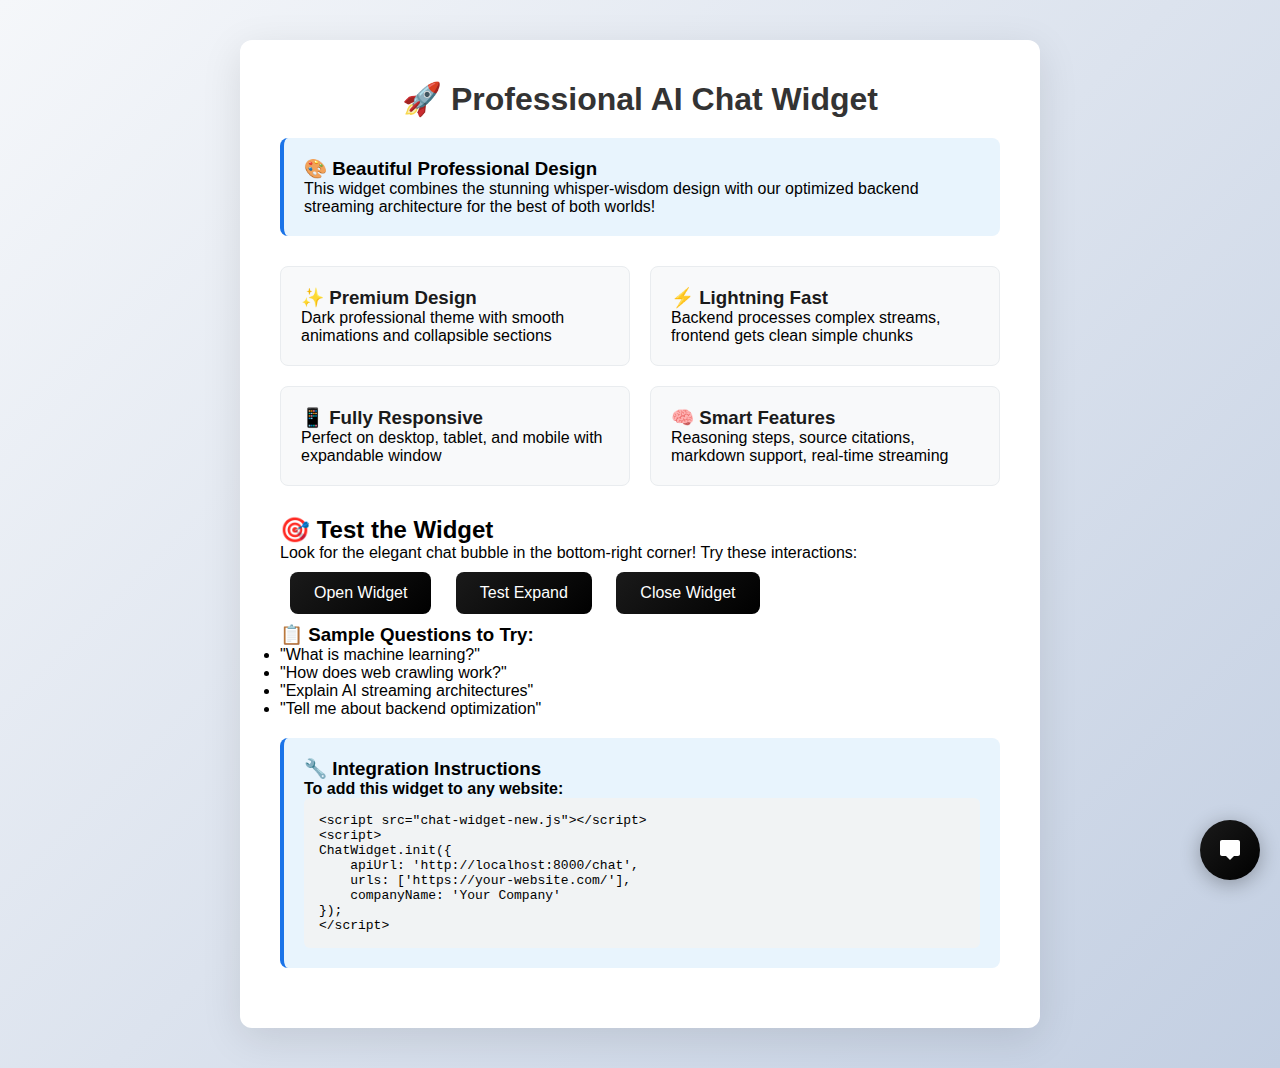
<file: chat-widget-professional-demo.html>
<!DOCTYPE html>
<html lang="en">
<head>
    <meta charset="UTF-8">
    <meta name="viewport" content="width=device-width, initial-scale=1.0">
    <title>Professional AI Chat Widget Demo</title>
    <style>
        body {
            font-family: -apple-system, BlinkMacSystemFont, 'Segoe UI', Roboto, sans-serif;
            margin: 0;
            padding: 40px;
            background: linear-gradient(135deg, #f5f7fa 0%, #c3cfe2 100%);
            min-height: 100vh;
        }
        
        .container {
            max-width: 800px;
            margin: 0 auto;
            background: white;
            padding: 40px;
            border-radius: 12px;
            box-shadow: 0 10px 40px rgba(0, 0, 0, 0.1);
        }
        
        h1 {
            color: #333;
            margin-bottom: 20px;
            text-align: center;
        }
        
        .demo-info {
            background: #e8f4fd;
            border-left: 4px solid #1a73e8;
            padding: 20px;
            margin: 20px 0;
            border-radius: 8px;
        }
        
        .features {
            display: grid;
            grid-template-columns: repeat(auto-fit, minmax(250px, 1fr));
            gap: 20px;
            margin: 30px 0;
        }
        
        .feature {
            background: #f8f9fa;
            padding: 20px;
            border-radius: 8px;
            border: 1px solid #e9ecef;
        }
        
        .feature h3 {
            margin-top: 0;
            color: #1a1a1a;
        }
        
        .test-button {
            background: linear-gradient(135deg, #1a1a1a 0%, #000000 100%);
            color: white;
            border: none;
            padding: 12px 24px;
            border-radius: 8px;
            cursor: pointer;
            font-size: 16px;
            transition: transform 0.2s;
            margin: 10px;
        }
        
        .test-button:hover {
            transform: scale(1.05);
        }
    </style>
</head>
<body>
    <div class="container">
        <h1>🚀 Professional AI Chat Widget</h1>
        
        <div class="demo-info">
            <h3>🎨 Beautiful Professional Design</h3>
            <p>This widget combines the stunning whisper-wisdom design with our optimized backend streaming architecture for the best of both worlds!</p>
        </div>
        
        <div class="features">
            <div class="feature">
                <h3>✨ Premium Design</h3>
                <p>Dark professional theme with smooth animations and collapsible sections</p>
            </div>
            
            <div class="feature">
                <h3>⚡ Lightning Fast</h3>
                <p>Backend processes complex streams, frontend gets clean simple chunks</p>
            </div>
            
            <div class="feature">
                <h3>📱 Fully Responsive</h3>
                <p>Perfect on desktop, tablet, and mobile with expandable window</p>
            </div>
            
            <div class="feature">
                <h3>🧠 Smart Features</h3>
                <p>Reasoning steps, source citations, markdown support, real-time streaming</p>
            </div>
        </div>
        
        <h2>🎯 Test the Widget</h2>
        <p>Look for the elegant chat bubble in the bottom-right corner! Try these interactions:</p>
        
        <button class="test-button" onclick="openWidget()">Open Widget</button>
        <button class="test-button" onclick="testExpand()">Test Expand</button>
        <button class="test-button" onclick="closeWidget()">Close Widget</button>
        
        <h3>📋 Sample Questions to Try:</h3>
        <ul>
            <li>"What is machine learning?"</li>
            <li>"How does web crawling work?"</li>
            <li>"Explain AI streaming architectures"</li>
            <li>"Tell me about backend optimization"</li>
        </ul>
        
        <div class="demo-info">
            <h3>🔧 Integration Instructions</h3>
            <p><strong>To add this widget to any website:</strong></p>
            <pre style="background: #f1f3f4; padding: 15px; border-radius: 6px; overflow-x: auto;">
&lt;script src="chat-widget-new.js"&gt;&lt;/script&gt;
&lt;script&gt;
ChatWidget.init({
    apiUrl: 'http://localhost:8000/chat',
    urls: ['https://your-website.com/'],
    companyName: 'Your Company'
});
&lt;/script&gt;</pre>
        </div>
    </div>

    <!-- ==================== WIDGET INTEGRATION START ==================== -->
    <!-- 
         COPY EVERYTHING BETWEEN "WIDGET INTEGRATION START" AND "WIDGET INTEGRATION END" 
         TO YOUR HTML FILE TO ADD THE CHAT WIDGET
    -->
    
    <!-- Load the Professional AI Chat Widget -->
    <script src="chat-widget-new.js"></script>
    <script>
        // Initialize the widget with your configuration
        ChatWidget.init({
            apiUrl: 'http://localhost:8000/chat',           // Your backend API URL
            urls: ['https://www.cricbuzz.com/'],            // URLs to crawl for answers
            companyName: 'Demo Assistant',                  // Your company/assistant name
            autoOpen: false                                 // Set to true to auto-open on page load
        });
    </script>
    
    <!-- ==================== WIDGET INTEGRATION END ==================== -->
    
    <!-- Demo control functions (NOT needed for integration) -->
    <script>
        function openWidget() {
            ChatWidget.open();
        }
        
        function closeWidget() {
            ChatWidget.close();
        }
        
        function testExpand() {
            ChatWidget.open();
            // Simulate clicking expand button after opening
            setTimeout(() => {
                const expandBtn = document.getElementById('expandBtn');
                if (expandBtn) expandBtn.click();
            }, 500);
        }
    </script>
</body>
</html>
</file>
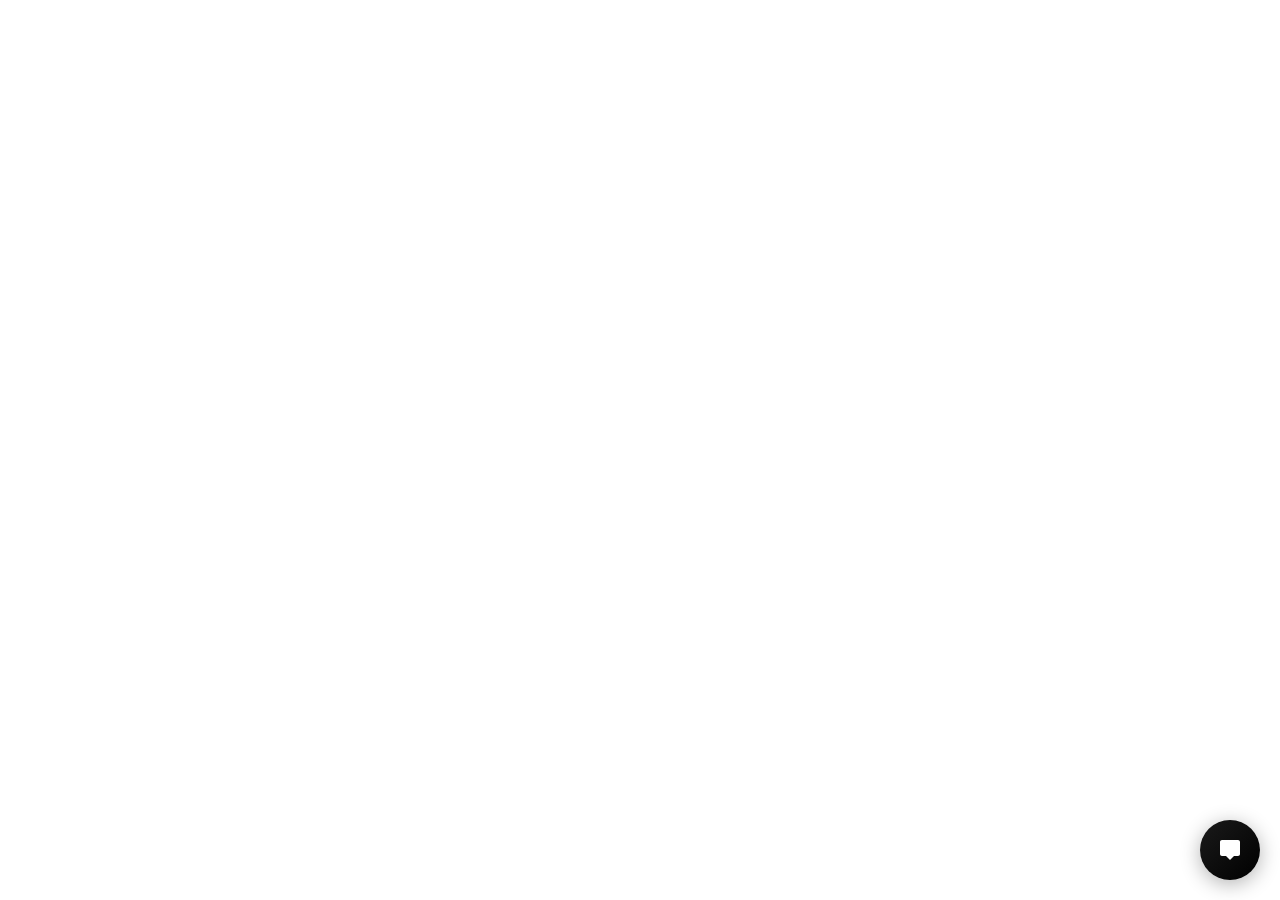
<file: whisper-wisdom-widget-main/public/chat-widget.html>
<!DOCTYPE html>
<html lang="en">
<head>
    <meta charset="UTF-8">
    <meta name="viewport" content="width=device-width, initial-scale=1.0">
    <title>AI Chat Widget</title>
    <style>
        /* Reset and base styles */
        * {
            margin: 0;
            padding: 0;
            box-sizing: border-box;
        }

        /* Widget container */
        .chat-widget {
            position: fixed;
            bottom: 20px;
            right: 20px;
            z-index: 10000;
            font-family: -apple-system, BlinkMacSystemFont, 'Segoe UI', Roboto, Oxygen, Ubuntu, Cantarell, sans-serif;
        }

        /* Chat bubble trigger */
        .chat-bubble {
            width: 60px;
            height: 60px;
            background: linear-gradient(135deg, #1a1a1a 0%, #000000 100%);
            border-radius: 50%;
            display: flex;
            align-items: center;
            justify-content: center;
            cursor: pointer;
            box-shadow: 0 4px 20px rgba(0, 0, 0, 0.3);
            transition: all 0.3s ease;
            position: relative;
            overflow: hidden;
        }

        .chat-bubble:hover {
            transform: scale(1.1);
            box-shadow: 0 6px 25px rgba(0, 0, 0, 0.4);
        }

        .chat-bubble::before {
            content: '';
            position: absolute;
            top: 0;
            left: -100%;
            width: 100%;
            height: 100%;
            background: linear-gradient(90deg, transparent, rgba(255,255,255,0.2), transparent);
            transition: left 0.5s;
        }

        .chat-bubble:hover::before {
            left: 100%;
        }

        .chat-icon {
            width: 24px;
            height: 24px;
            fill: white;
            transition: transform 0.3s ease;
        }

        .chat-bubble.active .chat-icon {
            transform: rotate(180deg);
        }

        /* Chat window - larger and expandable */
        .chat-window {
            position: absolute;
            bottom: 80px;
            right: 0;
            width: 500px;
            height: 700px;
            max-width: calc(100vw - 40px);
            max-height: calc(100vh - 120px);
            background: white;
            border-radius: 12px;
            box-shadow: 0 10px 40px rgba(0, 0, 0, 0.15);
            display: none;
            flex-direction: column;
            overflow: hidden;
            transform: scale(0.95);
            opacity: 0;
            transition: all 0.3s ease;
            resize: both;
            min-width: 400px;
            min-height: 500px;
        }

        .chat-window.expanded {
            width: 800px;
            height: 600px;
        }

        .chat-window.active {
            display: flex;
            transform: scale(1);
            opacity: 1;
        }

        /* Chat header */
        .chat-header {
            background: linear-gradient(135deg, #1a1a1a 0%, #000000 100%);
            color: white;
            padding: 20px;
            display: flex;
            align-items: center;
            justify-content: space-between;
            flex-shrink: 0;
        }

        .chat-header-left {
            display: flex;
            align-items: center;
            gap: 16px;
        }

        .chat-header-right {
            display: flex;
            align-items: center;
            gap: 12px;
        }

        .chat-header h3 {
            font-size: 18px;
            font-weight: 600;
        }

        .chat-header p {
            font-size: 14px;
            opacity: 0.9;
            margin-top: 2px;
        }

        .expand-btn, .close-btn {
            background: none;
            border: none;
            color: white;
            font-size: 18px;
            cursor: pointer;
            opacity: 0.8;
            transition: opacity 0.2s;
            padding: 4px;
        }

        .expand-btn:hover, .close-btn:hover {
            opacity: 1;
        }

        .close-btn {
            font-size: 24px;
        }

        /* Chat messages */
        .chat-messages {
            flex: 1;
            overflow-y: auto;
            display: flex;
            flex-direction: column;
            gap: 0;
        }

        .message {
            animation: fadeInUp 0.3s ease;
        }

        /* User message with minimal rectangle box */
        .message.user {
            padding: 16px 20px;
            display: flex;
            justify-content: flex-end;
            background: transparent;
        }

        .user-message-bubble {
            background: #f8f9fa;
            color: #333;
            padding: 12px 16px;
            border-radius: 8px;
            max-width: 80%;
            position: relative;
            box-shadow: 0 1px 3px rgba(0, 0, 0, 0.1);
            border: 1px solid #e9ecef;
        }

        .user-message-content {
            font-size: 14px;
            line-height: 1.5;
            margin: 0;
        }

        /* Bot message - full width, no bubble */
        .message.bot {
            padding: 0;
            background: white;
            border-bottom: 1px solid #e9ecef;
        }

        /* AI Response full width layout */
        .ai-response {
            width: 100%;
        }

        .response-section {
            padding: 20px;
            border-bottom: 1px solid #e9ecef;
        }

        .response-section:last-child {
            border-bottom: none;
        }

        .response-section h4 {
            font-size: 12px;
            font-weight: 600;
            text-transform: uppercase;
            letter-spacing: 0.5px;
            color: #6c757d;
            margin-bottom: 12px;
        }

        /* Collapsible reasoning section */
        .reasoning-container {
            margin-bottom: 0;
        }

        .reasoning-toggle {
            display: flex;
            align-items: center;
            justify-content: space-between;
            cursor: pointer;
            padding: 16px 20px;
            background: #f8f9fa;
            border-bottom: 1px solid #e9ecef;
            transition: background-color 0.2s;
            width: 100%;
        }

        .reasoning-toggle:hover {
            background: #e9ecef;
        }

        .reasoning-toggle h4 {
            flex: 1;
            margin: 0;
            font-size: 13px;
            font-weight: 600;
            color: #495057;
            text-transform: uppercase;
            letter-spacing: 0.5px;
        }

        .reasoning-toggle .chevron {
            width: 16px;
            height: 16px;
            transition: transform 0.2s;
            fill: #495057;
        }

        .reasoning-toggle.expanded .chevron {
            transform: rotate(180deg);
        }

        .reasoning-content {
            max-height: 0;
            overflow: hidden;
            transition: max-height 0.3s ease-out;
            background: #f8f9fa;
            border-bottom: 1px solid #e9ecef;
        }

        .reasoning-content.expanded {
            max-height: 300px;
            overflow-y: auto;
        }

        .reasoning-content-inner {
            padding: 20px;
            font-size: 14px;
            line-height: 1.6;
            color: #495057;
        }

        /* Content section styling */
        .content-section {
            background: white;
        }

        .content-section h4 {
            color: #212529;
        }

        .content-text {
            font-size: 14px;
            line-height: 1.6;
            color: #333;
        }

        /* Sources section - collapsible dropdown */
        .sources-container {
            margin-bottom: 0;
        }

        .sources-toggle {
            display: flex;
            align-items: center;
            justify-content: space-between;
            cursor: pointer;
            padding: 16px 20px;
            background: #f8f9fa;
            border-bottom: 1px solid #e9ecef;
            transition: background-color 0.2s;
            width: 100%;
        }

        .sources-toggle:hover {
            background: #e9ecef;
        }

        .sources-toggle h4 {
            flex: 1;
            margin: 0;
            font-size: 13px;
            font-weight: 600;
            color: #495057;
            text-transform: uppercase;
            letter-spacing: 0.5px;
        }

        .sources-toggle .chevron {
            width: 16px;
            height: 16px;
            transition: transform 0.2s;
            fill: #495057;
        }

        .sources-toggle.expanded .chevron {
            transform: rotate(180deg);
        }

        .sources-content {
            max-height: 0;
            overflow: hidden;
            transition: max-height 0.3s ease-out;
            background: #f8f9fa;
            border-bottom: 1px solid #e9ecef;
        }

        .sources-content.expanded {
            max-height: 200px;
            overflow-y: auto;
        }

        .sources-content-inner {
            padding: 20px;
        }

        .source-link {
            display: block;
            color: #0066cc;
            text-decoration: none;
            margin-bottom: 8px;
            font-size: 13px;
            padding: 4px 0;
        }

        .source-link:hover {
            text-decoration: underline;
        }

        /* Markdown styles */
        .content-text h1, .content-text h2, .content-text h3 {
            margin-bottom: 12px;
            color: #212529;
            font-weight: 600;
        }

        .content-text h1 { font-size: 20px; }
        .content-text h2 { font-size: 18px; }
        .content-text h3 { font-size: 16px; }

        .content-text p {
            margin-bottom: 12px;
        }

        .content-text ul, .content-text ol {
            margin-left: 20px;
            margin-bottom: 12px;
        }

        .content-text li {
            margin-bottom: 4px;
        }

        .content-text code {
            background: #f1f3f4;
            padding: 2px 6px;
            border-radius: 4px;
            font-family: 'Monaco', 'Courier New', monospace;
            font-size: 13px;
        }

        .content-text pre {
            background: #f8f9fa;
            padding: 16px;
            border-radius: 6px;
            overflow-x: auto;
            margin: 12px 0;
            border: 1px solid #e9ecef;
        }

        .content-text blockquote {
            border-left: 4px solid #dee2e6;
            padding-left: 16px;
            margin: 12px 0;
            font-style: italic;
            color: #6c757d;
        }

        .content-text strong {
            font-weight: 600;
        }

        /* Chat input */
        .chat-input {
            padding: 20px;
            border-top: 1px solid #e9ecef;
            background: white;
            flex-shrink: 0;
        }

        .input-container {
            display: flex;
            gap: 12px;
            align-items: flex-end;
        }

        .chat-input textarea {
            flex: 1;
            border: 1px solid #e9ecef;
            border-radius: 20px;
            padding: 12px 16px;
            font-size: 14px;
            font-family: inherit;
            resize: none;
            outline: none;
            transition: border-color 0.2s;
            max-height: 100px;
        }

        .chat-input textarea:focus {
            border-color: #1a1a1a;
        }

        .send-btn {
            width: 40px;
            height: 40px;
            background: linear-gradient(135deg, #1a1a1a 0%, #000000 100%);
            border: none;
            border-radius: 50%;
            color: white;
            cursor: pointer;
            display: flex;
            align-items: center;
            justify-content: center;
            transition: transform 0.2s;
        }

        .send-btn:hover {
            transform: scale(1.1);
        }

        .send-btn:disabled {
            opacity: 0.5;
            cursor: not-allowed;
            transform: none;
        }

        /* Loading indicator */
        .loading {
            display: flex;
            gap: 4px;
            padding: 20px;
            justify-content: center;
        }

        .loading-dot {
            width: 6px;
            height: 6px;
            background: #6c757d;
            border-radius: 50%;
            animation: loadingPulse 1.4s infinite ease-in-out;
        }

        .loading-dot:nth-child(1) { animation-delay: -0.32s; }
        .loading-dot:nth-child(2) { animation-delay: -0.16s; }

        /* Animations */
        @keyframes fadeInUp {
            from {
                opacity: 0;
                transform: translateY(10px);
            }
            to {
                opacity: 1;
                transform: translateY(0);
            }
        }

        @keyframes loadingPulse {
            0%, 80%, 100% {
                transform: scale(0);
                opacity: 0.5;
            }
            40% {
                transform: scale(1);
                opacity: 1;
            }
        }

        /* Mobile responsiveness */
        @media (max-width: 768px) {
            .chat-widget {
                right: 20px;
            }
            
            .chat-window {
                width: calc(100vw - 40px);
                height: calc(100vh - 100px);
                bottom: 80px;
                right: 20px;
                resize: none;
            }

            .chat-window.expanded {
                width: calc(100vw - 40px);
                height: calc(100vh - 100px);
            }
            
            .user-message-bubble {
                max-width: 90%;
            }
        }

        @media (max-width: 480px) {
            .chat-window {
                width: calc(100vw - 20px);
                right: 10px;
            }

            .chat-window.expanded {
                width: calc(100vw - 20px);
            }
        }
    </style>
</head>
<body>
    <div class="chat-widget">
        <!-- Chat bubble trigger -->
        <div class="chat-bubble" id="chatBubble">
            <svg class="chat-icon" viewBox="0 0 24 24">
                <path d="M20 2H4c-1.1 0-2 .9-2 2v12c0 1.1.9 2 2 2h4l4 4 4-4h4c1.1 0 2-.9 2-2V4c0-1.1-.9-2-2-2z"/>
            </svg>
        </div>

        <!-- Chat window -->
        <div class="chat-window" id="chatWindow">
            <!-- Header -->
            <div class="chat-header">
                <div class="chat-header-left">
                    <div>
                        <h3>AI Assistant</h3>
                        <p>Ask me anything!</p>
                    </div>
                </div>
                <div class="chat-header-right">
                    <button class="expand-btn" id="expandBtn">
                        <svg width="16" height="16" viewBox="0 0 24 24" fill="currentColor">
                            <path d="M7 14H5v5h5v-2H7v-3zm-2-4h2V7h3V5H5v5zm12 7h-3v2h5v-5h-2v3zM14 5v2h3v3h2V5h-5z"/>
                        </svg>
                    </button>
                    <button class="close-btn" id="closeBtn">&times;</button>
                </div>
            </div>

            <!-- Messages -->
            <div class="chat-messages" id="chatMessages">
                <div class="message bot">
                    <div class="ai-response">
                        <div class="response-section content-section">
                            <div class="content-text">
                                Hi! I'm your AI assistant. How can I help you today?
                            </div>
                        </div>
                    </div>
                </div>
            </div>

            <!-- Input -->
            <div class="chat-input">
                <div class="input-container">
                    <textarea 
                        id="messageInput" 
                        placeholder="Type your message..."
                        rows="1"
                    ></textarea>
                    <button class="send-btn" id="sendBtn">
                        <svg width="16" height="16" viewBox="0 0 24 24" fill="currentColor">
                            <path d="M2 21l21-9L2 3v7l15 2-15 2v7z"/>
                        </svg>
                    </button>
                </div>
            </div>
        </div>
    </div>

    <script>
        class ChatWidget {
            constructor() {
                this.isOpen = false;
                this.isLoading = false;
                this.isExpanded = false;
                this.initializeElements();
                this.bindEvents();
            }

            initializeElements() {
                this.chatBubble = document.getElementById('chatBubble');
                this.chatWindow = document.getElementById('chatWindow');
                this.closeBtn = document.getElementById('closeBtn');
                this.expandBtn = document.getElementById('expandBtn');
                this.chatMessages = document.getElementById('chatMessages');
                this.messageInput = document.getElementById('messageInput');
                this.sendBtn = document.getElementById('sendBtn');
            }

            bindEvents() {
                this.chatBubble.addEventListener('click', () => this.toggleChat());
                this.closeBtn.addEventListener('click', () => this.closeChat());
                this.expandBtn.addEventListener('click', () => this.toggleExpand());
                this.sendBtn.addEventListener('click', () => this.sendMessage());
                this.messageInput.addEventListener('keypress', (e) => {
                    if (e.key === 'Enter' && !e.shiftKey) {
                        e.preventDefault();
                        this.sendMessage();
                    }
                });
                
                // Auto-resize textarea
                this.messageInput.addEventListener('input', () => {
                    this.messageInput.style.height = 'auto';
                    this.messageInput.style.height = Math.min(this.messageInput.scrollHeight, 100) + 'px';
                });
            }

            toggleChat() {
                if (this.isOpen) {
                    this.closeChat();
                } else {
                    this.openChat();
                }
            }

            openChat() {
                this.isOpen = true;
                this.chatBubble.classList.add('active');
                this.chatWindow.classList.add('active');
                this.messageInput.focus();
            }

            closeChat() {
                this.isOpen = false;
                this.chatBubble.classList.remove('active');
                this.chatWindow.classList.remove('active');
            }

            toggleExpand() {
                this.isExpanded = !this.isExpanded;
                if (this.isExpanded) {
                    this.chatWindow.classList.add('expanded');
                } else {
                    this.chatWindow.classList.remove('expanded');
                }
            }

            async sendMessage() {
                const message = this.messageInput.value.trim();
                if (!message || this.isLoading) return;

                // Add user message
                this.addUserMessage(message);
                this.messageInput.value = '';
                this.messageInput.style.height = 'auto';

                // Show loading
                this.showLoading();

                try {
                    // Simulate AI response (replace with actual API call)
                    const response = await this.getAIResponse(message);
                    this.hideLoading();
                    this.addAIResponse(response);
                } catch (error) {
                    this.hideLoading();
                    this.addErrorMessage();
                }
            }

            addUserMessage(content) {
                const messageDiv = document.createElement('div');
                messageDiv.className = 'message user';
                
                const bubbleDiv = document.createElement('div');
                bubbleDiv.className = 'user-message-bubble';
                
                const contentDiv = document.createElement('div');
                contentDiv.className = 'user-message-content';
                contentDiv.textContent = content;
                
                bubbleDiv.appendChild(contentDiv);
                messageDiv.appendChild(bubbleDiv);
                this.chatMessages.appendChild(messageDiv);
                this.scrollToBottom();
            }

            addAIResponse(response) {
                const messageDiv = document.createElement('div');
                messageDiv.className = 'message bot';
                
                const aiResponseDiv = document.createElement('div');
                aiResponseDiv.className = 'ai-response';
                
                // Reasoning section (collapsible dropdown)
                if (response.reasoning) {
                    const reasoningContainer = document.createElement('div');
                    reasoningContainer.className = 'reasoning-container';
                    
                    const reasoningToggle = document.createElement('div');
                    reasoningToggle.className = 'reasoning-toggle';
                    reasoningToggle.innerHTML = `
                        <h4>Reasoning</h4>
                        <svg class="chevron" viewBox="0 0 24 24">
                            <path d="M7 10l5 5 5-5z"/>
                        </svg>
                    `;
                    
                    const reasoningContent = document.createElement('div');
                    reasoningContent.className = 'reasoning-content';
                    reasoningContent.innerHTML = `
                        <div class="reasoning-content-inner">
                            ${this.parseMarkdown(response.reasoning)}
                        </div>
                    `;
                    
                    reasoningToggle.addEventListener('click', () => {
                        const isExpanded = reasoningToggle.classList.contains('expanded');
                        if (isExpanded) {
                            reasoningToggle.classList.remove('expanded');
                            reasoningContent.classList.remove('expanded');
                        } else {
                            reasoningToggle.classList.add('expanded');
                            reasoningContent.classList.add('expanded');
                        }
                    });
                    
                    reasoningContainer.appendChild(reasoningToggle);
                    reasoningContainer.appendChild(reasoningContent);
                    aiResponseDiv.appendChild(reasoningContainer);
                }
                
                // Content section (full width)
                if (response.content) {
                    const contentDiv = document.createElement('div');
                    contentDiv.className = 'response-section content-section';
                    contentDiv.innerHTML = `
                        <div class="content-text">${this.parseMarkdown(response.content)}</div>
                    `;
                    aiResponseDiv.appendChild(contentDiv);
                }
                
                // Sources section (collapsible dropdown)
                if (response.sources && response.sources.length > 0) {
                    const sourcesContainer = document.createElement('div');
                    sourcesContainer.className = 'sources-container';
                    
                    const sourcesToggle = document.createElement('div');
                    sourcesToggle.className = 'sources-toggle';
                    sourcesToggle.innerHTML = `
                        <h4>Sources</h4>
                        <svg class="chevron" viewBox="0 0 24 24">
                            <path d="M7 10l5 5 5-5z"/>
                        </svg>
                    `;
                    
                    const sourcesContent = document.createElement('div');
                    sourcesContent.className = 'sources-content';
                    const sourcesHtml = response.sources.map(source => 
                        `<a href="${source.url}" target="_blank" class="source-link">${source.title}</a>`
                    ).join('');
                    sourcesContent.innerHTML = `
                        <div class="sources-content-inner">
                            ${sourcesHtml}
                        </div>
                    `;
                    
                    sourcesToggle.addEventListener('click', () => {
                        const isExpanded = sourcesToggle.classList.contains('expanded');
                        if (isExpanded) {
                            sourcesToggle.classList.remove('expanded');
                            sourcesContent.classList.remove('expanded');
                        } else {
                            sourcesToggle.classList.add('expanded');
                            sourcesContent.classList.add('expanded');
                        }
                    });
                    
                    sourcesContainer.appendChild(sourcesToggle);
                    sourcesContainer.appendChild(sourcesContent);
                    aiResponseDiv.appendChild(sourcesContainer);
                }
                
                messageDiv.appendChild(aiResponseDiv);
                this.chatMessages.appendChild(messageDiv);
                this.scrollToBottom();
            }

            addErrorMessage() {
                const messageDiv = document.createElement('div');
                messageDiv.className = 'message bot';
                
                const aiResponseDiv = document.createElement('div');
                aiResponseDiv.className = 'ai-response';
                
                const contentDiv = document.createElement('div');
                contentDiv.className = 'response-section content-section';
                contentDiv.innerHTML = `
                    <div class="content-text">Sorry, I encountered an error. Please try again.</div>
                `;
                
                aiResponseDiv.appendChild(contentDiv);
                messageDiv.appendChild(aiResponseDiv);
                this.chatMessages.appendChild(messageDiv);
                this.scrollToBottom();
            }

            showLoading() {
                this.isLoading = true;
                this.sendBtn.disabled = true;
                
                const loadingDiv = document.createElement('div');
                loadingDiv.className = 'message bot';
                loadingDiv.id = 'loadingMessage';
                loadingDiv.innerHTML = `
                    <div class="loading">
                        <div class="loading-dot"></div>
                        <div class="loading-dot"></div>
                        <div class="loading-dot"></div>
                    </div>
                `;
                
                this.chatMessages.appendChild(loadingDiv);
                this.scrollToBottom();
            }

            hideLoading() {
                this.isLoading = false;
                this.sendBtn.disabled = false;
                
                const loadingMessage = document.getElementById('loadingMessage');
                if (loadingMessage) {
                    loadingMessage.remove();
                }
            }

            async getAIResponse(message) {
                // Simulate API delay
                await new Promise(resolve => setTimeout(resolve, 1500));
                
                // Mock AI response - replace this with actual API integration
                const responses = [
                    {
                        reasoning: "The user is asking about web development. I should provide comprehensive information about modern web technologies and best practices.",
                        content: "Web development has evolved significantly! Here are the key areas:\n\n**Frontend Technologies:**\n- React, Vue.js, Angular for frameworks\n- HTML5, CSS3, JavaScript ES6+\n- Responsive design with CSS Grid and Flexbox\n\n**Backend Technologies:**\n- Node.js, Python, PHP, Java\n- Databases: PostgreSQL, MongoDB, Redis\n- APIs: REST, GraphQL\n\n**Best Practices:**\n1. Mobile-first design\n2. Performance optimization\n3. Security considerations\n4. Accessibility (a11y)",
                        sources: [
                            { title: "MDN Web Docs", url: "https://developer.mozilla.org" },
                            { title: "Web.dev by Google", url: "https://web.dev" }
                        ]
                    },
                    {
                        reasoning: "This appears to be a general question. I'll provide a helpful and informative response based on the context.",
                        content: `Great question! Here's what I think about "${message}":\n\nThis is a **comprehensive topic** that involves multiple considerations:\n\n- **Key points** to consider\n- **Important factors** that matter\n- **Best practices** to follow\n\nLet me know if you'd like me to dive deeper into any specific aspect!`,
                        sources: [
                            { title: "Example Source 1", url: "https://example.com/source1" },
                            { title: "Example Source 2", url: "https://example.com/source2" }
                        ]
                    }
                ];
                
                return responses[Math.floor(Math.random() * responses.length)];
            }

            parseMarkdown(text) {
                return text
                    // Headers
                    .replace(/^### (.*$)/gim, '<h3>$1</h3>')
                    .replace(/^## (.*$)/gim, '<h2>$1</h2>')
                    .replace(/^# (.*$)/gim, '<h1>$1</h1>')
                    // Bold
                    .replace(/\*\*(.*)\*\*/gim, '<strong>$1</strong>')
                    // Italic
                    .replace(/\*(.*)\*/gim, '<em>$1</em>')
                    // Code blocks
                    .replace(/```([\s\S]*?)```/gim, '<pre><code>$1</code></pre>')
                    // Inline code
                    .replace(/`([^`]*)`/gim, '<code>$1</code>')
                    // Lists
                    .replace(/^\* (.+)$/gim, '<li>$1</li>')
                    .replace(/(<li>.*<\/li>)/s, '<ul>$1</ul>')
                    .replace(/^\d+\. (.+)$/gim, '<li>$1</li>')
                    // Line breaks
                    .replace(/\n/gim, '<br>');
            }

            scrollToBottom() {
                setTimeout(() => {
                    this.chatMessages.scrollTop = this.chatMessages.scrollHeight;
                }, 100);
            }
        }

        // Initialize the chat widget when DOM is loaded
        document.addEventListener('DOMContentLoaded', () => {
            new ChatWidget();
        });

        // Global function for easy integration
        window.initChatWidget = () => {
            new ChatWidget();
        };
    </script>
</body>
</html>
</file>
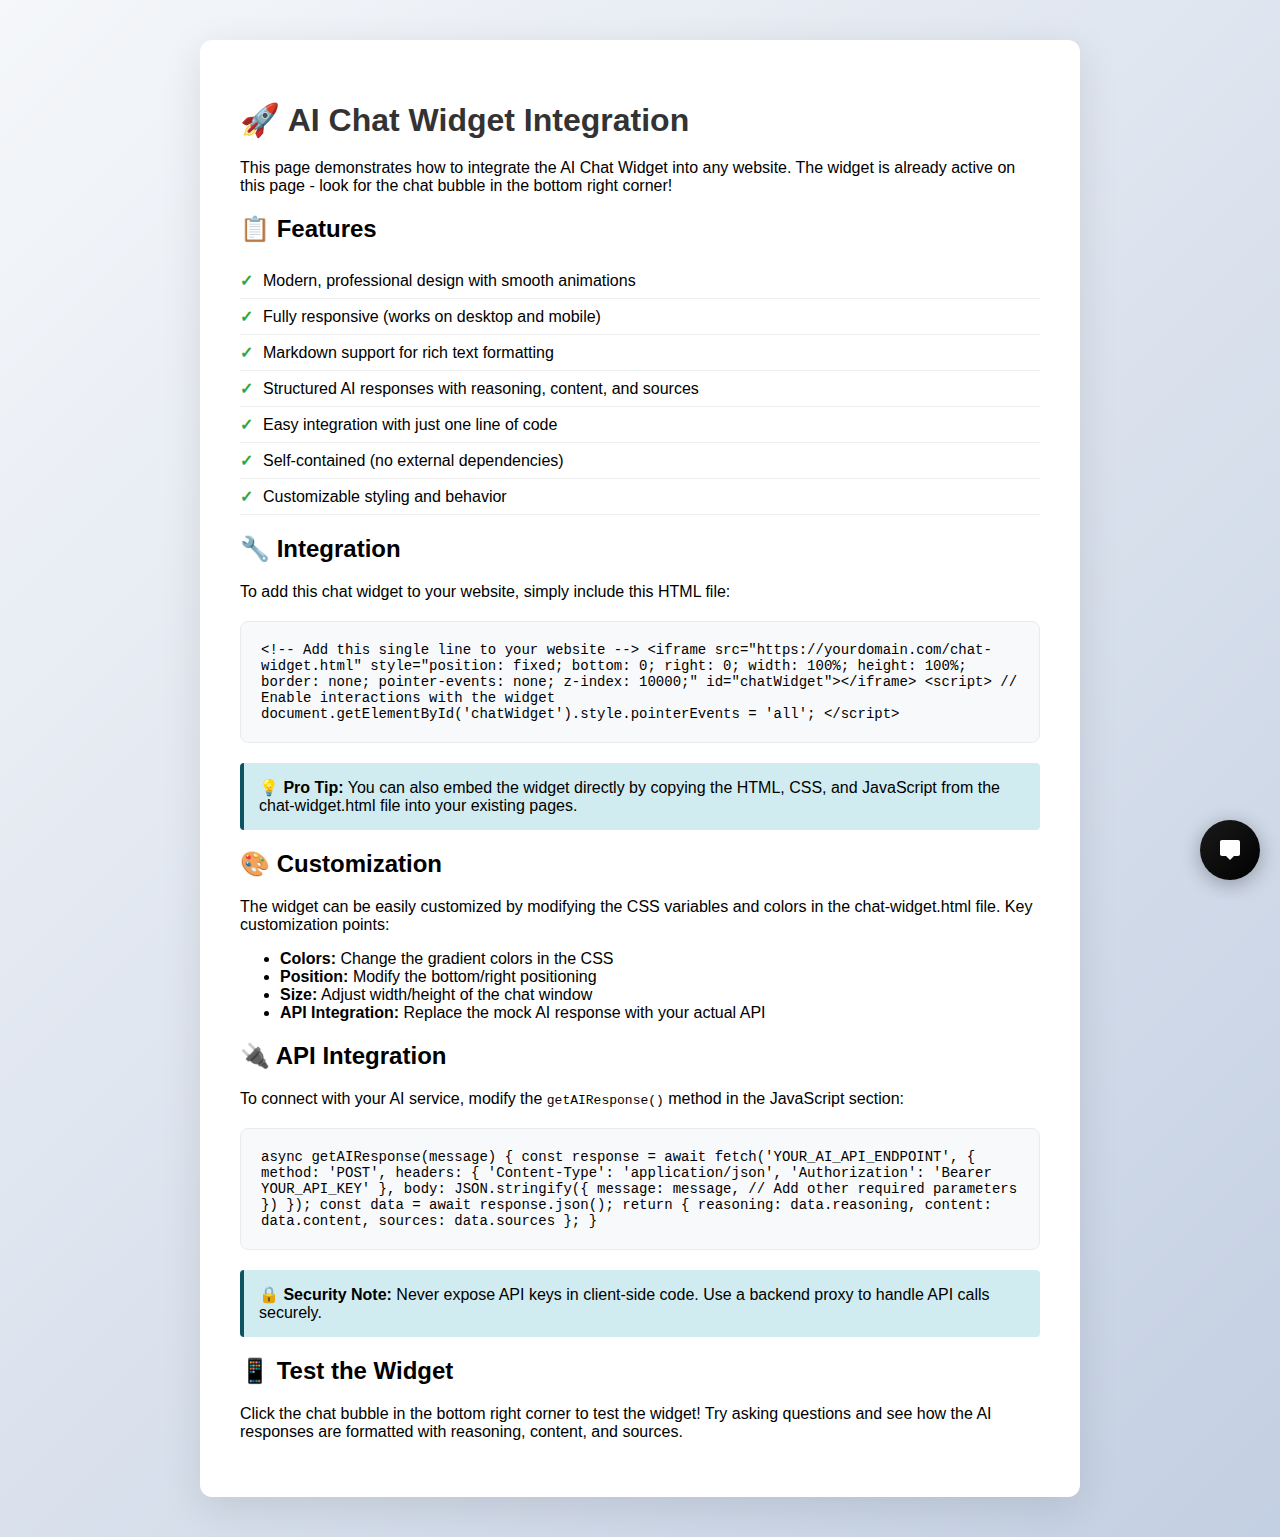
<file: whisper-wisdom-widget-main/public/widget-integration-example.html>
<!DOCTYPE html>
<html lang="en">
<head>
    <meta charset="UTF-8">
    <meta name="viewport" content="width=device-width, initial-scale=1.0">
    <title>Chat Widget Integration Example</title>
    <style>
        body {
            font-family: -apple-system, BlinkMacSystemFont, 'Segoe UI', Roboto, sans-serif;
            margin: 0;
            padding: 40px;
            background: linear-gradient(135deg, #f5f7fa 0%, #c3cfe2 100%);
            min-height: 100vh;
        }
        
        .container {
            max-width: 800px;
            margin: 0 auto;
            background: white;
            padding: 40px;
            border-radius: 12px;
            box-shadow: 0 10px 40px rgba(0, 0, 0, 0.1);
        }
        
        h1 {
            color: #333;
            margin-bottom: 20px;
        }
        
        .integration-code {
            background: #f8f9fa;
            border: 1px solid #e9ecef;
            border-radius: 8px;
            padding: 20px;
            margin: 20px 0;
            font-family: 'Monaco', 'Courier New', monospace;
            font-size: 14px;
            overflow-x: auto;
        }
        
        .note {
            background: #d1ecf1;
            border-left: 4px solid #0c5460;
            padding: 15px;
            margin: 20px 0;
            border-radius: 4px;
        }
        
        .feature-list {
            list-style: none;
            padding: 0;
        }
        
        .feature-list li {
            padding: 8px 0;
            border-bottom: 1px solid #eee;
        }
        
        .feature-list li:before {
            content: '✓';
            color: #28a745;
            font-weight: bold;
            margin-right: 10px;
        }
    </style>
</head>
<body>
    <div class="container">
        <h1>🚀 AI Chat Widget Integration</h1>
        
        <p>This page demonstrates how to integrate the AI Chat Widget into any website. The widget is already active on this page - look for the chat bubble in the bottom right corner!</p>
        
        <h2>📋 Features</h2>
        <ul class="feature-list">
            <li>Modern, professional design with smooth animations</li>
            <li>Fully responsive (works on desktop and mobile)</li>
            <li>Markdown support for rich text formatting</li>
            <li>Structured AI responses with reasoning, content, and sources</li>
            <li>Easy integration with just one line of code</li>
            <li>Self-contained (no external dependencies)</li>
            <li>Customizable styling and behavior</li>
        </ul>
        
        <h2>🔧 Integration</h2>
        <p>To add this chat widget to your website, simply include this HTML file:</p>
        
        <div class="integration-code">
&lt;!-- Add this single line to your website --&gt;
&lt;iframe src="https://yourdomain.com/chat-widget.html" 
        style="position: fixed; bottom: 0; right: 0; width: 100%; height: 100%; 
               border: none; pointer-events: none; z-index: 10000;"
        id="chatWidget"&gt;&lt;/iframe&gt;

&lt;script&gt;
// Enable interactions with the widget
document.getElementById('chatWidget').style.pointerEvents = 'all';
&lt;/script&gt;
        </div>
        
        <div class="note">
            <strong>💡 Pro Tip:</strong> You can also embed the widget directly by copying the HTML, CSS, and JavaScript from the chat-widget.html file into your existing pages.
        </div>
        
        <h2>🎨 Customization</h2>
        <p>The widget can be easily customized by modifying the CSS variables and colors in the chat-widget.html file. Key customization points:</p>
        <ul>
            <li><strong>Colors:</strong> Change the gradient colors in the CSS</li>
            <li><strong>Position:</strong> Modify the bottom/right positioning</li>
            <li><strong>Size:</strong> Adjust width/height of the chat window</li>
            <li><strong>API Integration:</strong> Replace the mock AI response with your actual API</li>
        </ul>
        
        <h2>🔌 API Integration</h2>
        <p>To connect with your AI service, modify the <code>getAIResponse()</code> method in the JavaScript section:</p>
        
        <div class="integration-code">
async getAIResponse(message) {
    const response = await fetch('YOUR_AI_API_ENDPOINT', {
        method: 'POST',
        headers: {
            'Content-Type': 'application/json',
            'Authorization': 'Bearer YOUR_API_KEY'
        },
        body: JSON.stringify({
            message: message,
            // Add other required parameters
        })
    });
    
    const data = await response.json();
    
    return {
        reasoning: data.reasoning,
        content: data.content,
        sources: data.sources
    };
}
        </div>
        
        <div class="note">
            <strong>🔒 Security Note:</strong> Never expose API keys in client-side code. Use a backend proxy to handle API calls securely.
        </div>
        
        <h2>📱 Test the Widget</h2>
        <p>Click the chat bubble in the bottom right corner to test the widget! Try asking questions and see how the AI responses are formatted with reasoning, content, and sources.</p>
    </div>
    
    <!-- Include the chat widget -->
    <iframe src="chat-widget.html" 
            style="position: fixed; bottom: 0; right: 0; width: 100%; height: 100%; 
                   border: none; pointer-events: all; z-index: 10000;"
            id="chatWidget"></iframe>
</body>
</html>
</file>
